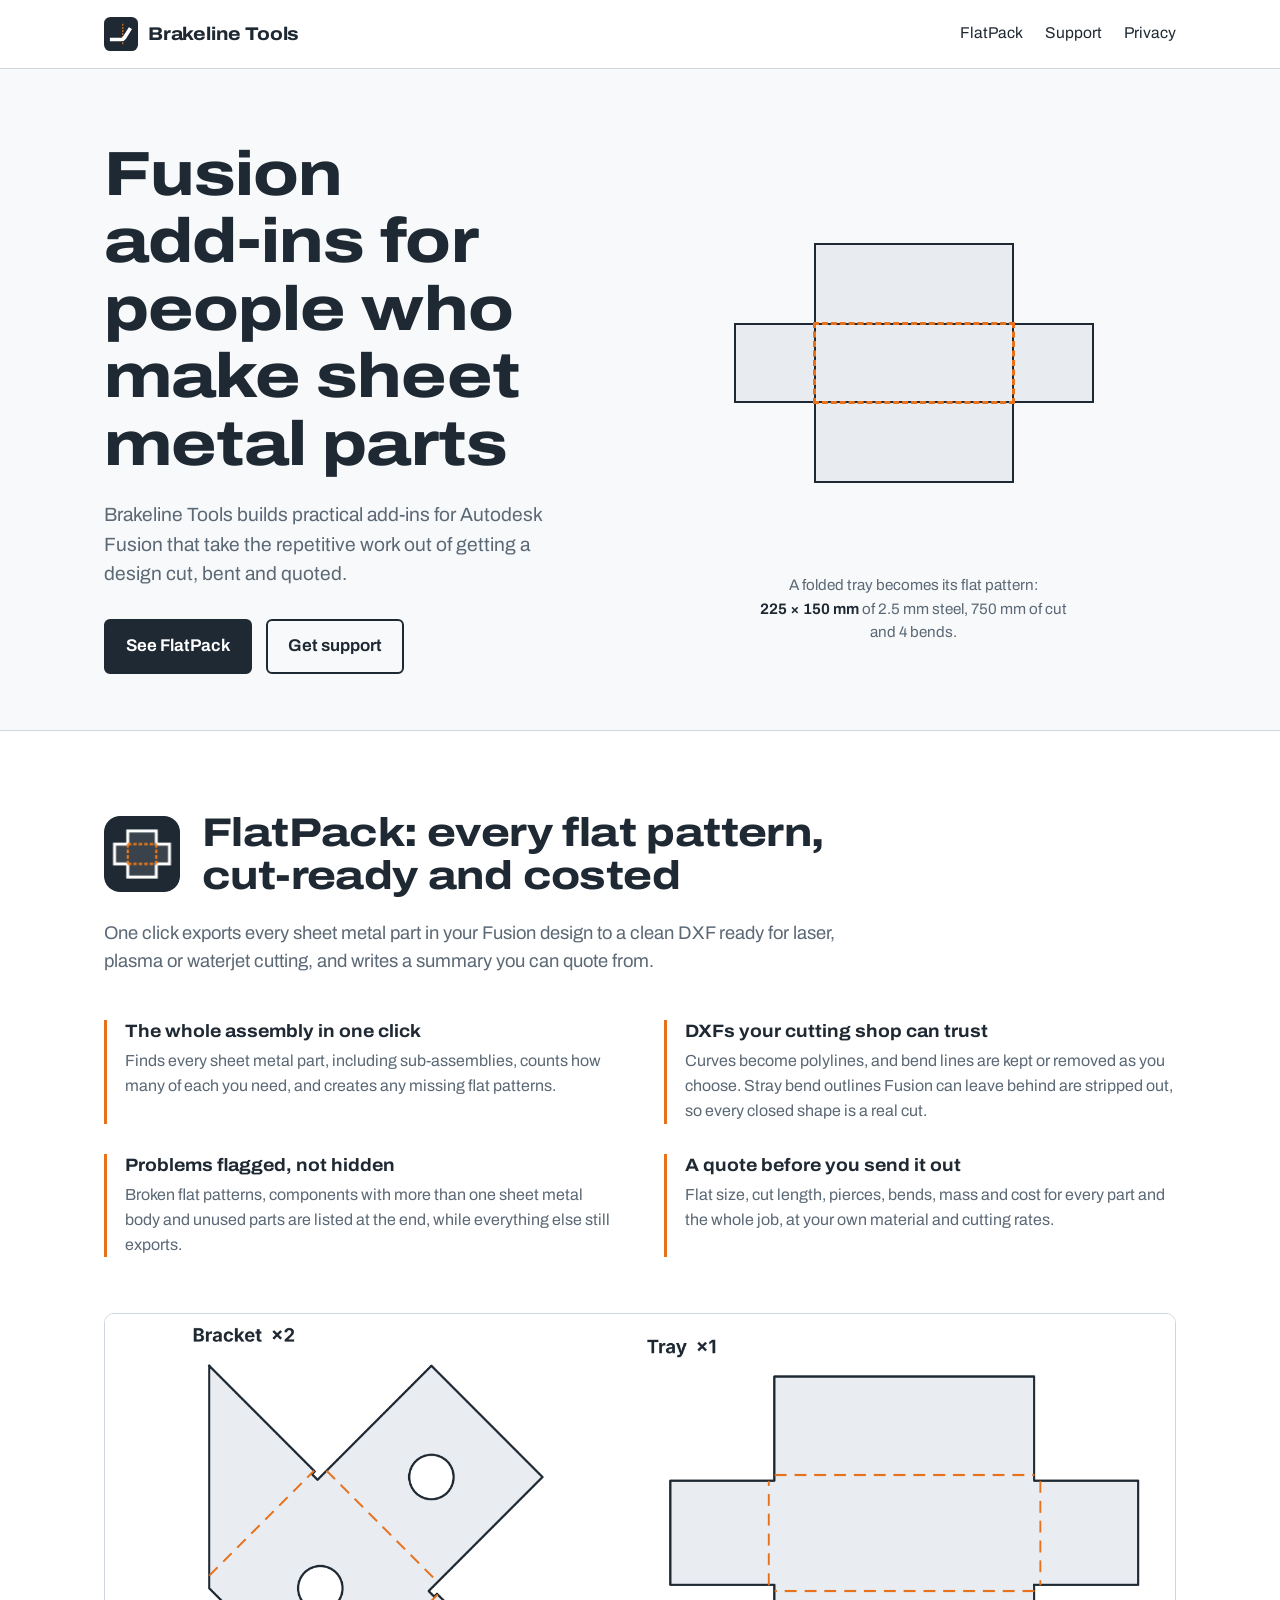
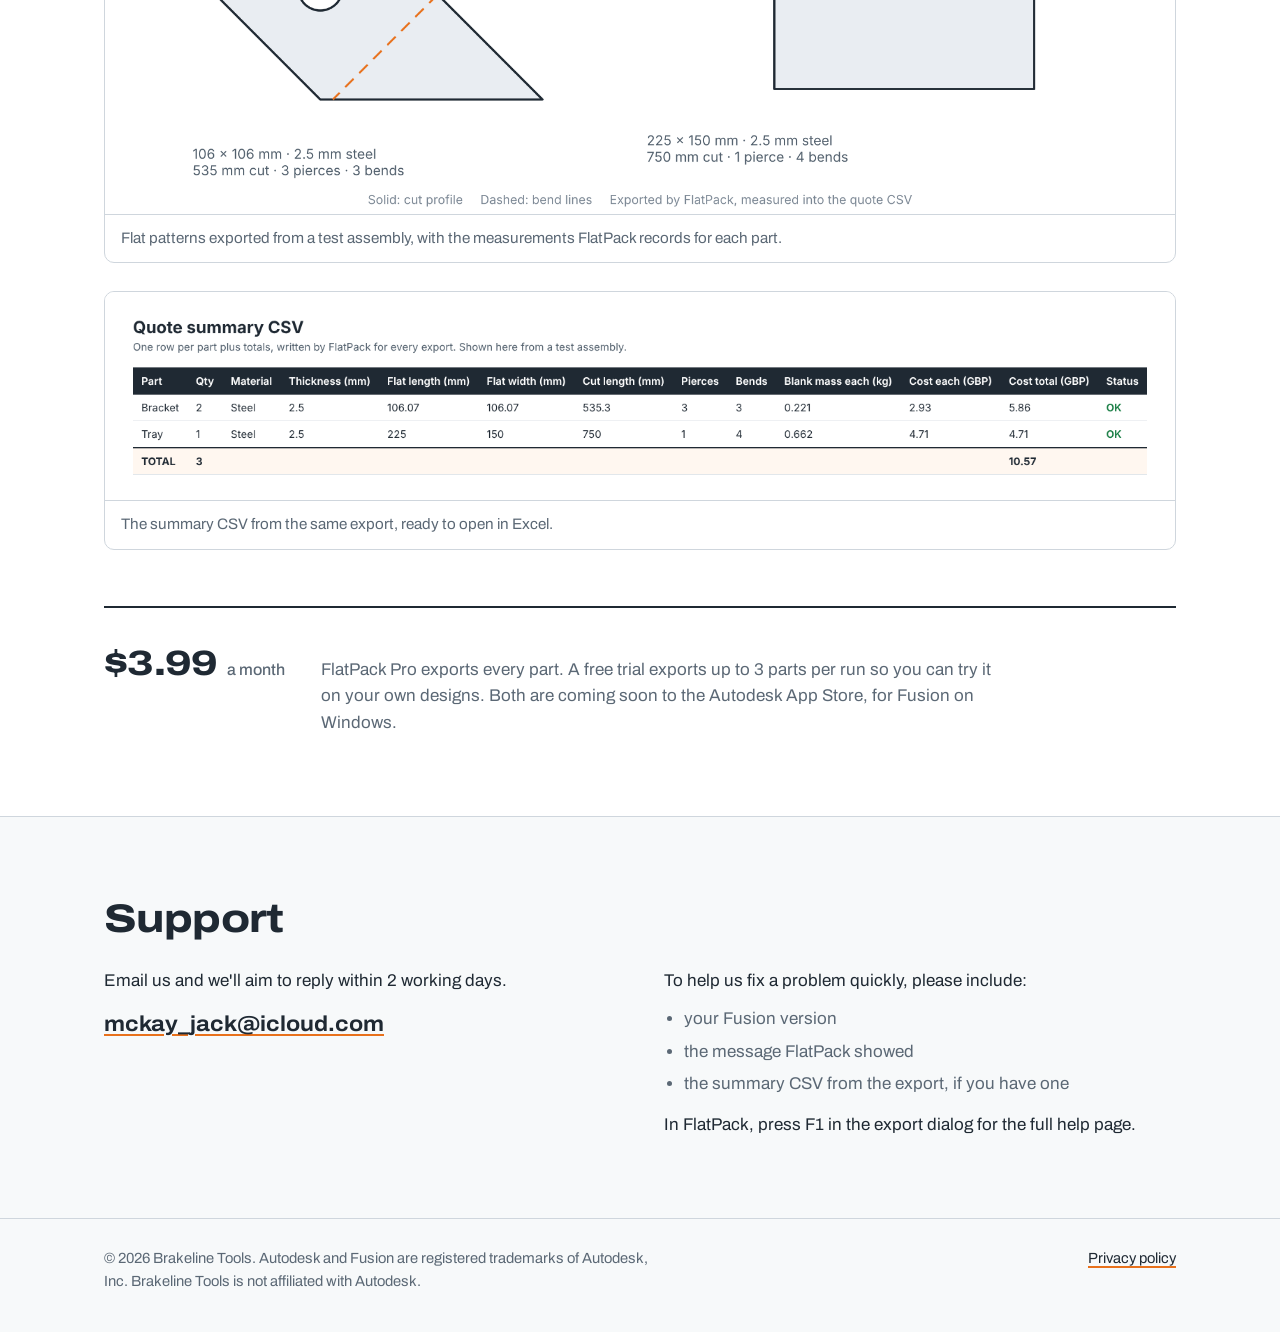
<file: index.html>
<!doctype html>
<html lang="en-GB">
<head>
<meta charset="utf-8">
<meta name="viewport" content="width=device-width, initial-scale=1">
<title>Brakeline Tools: Autodesk Fusion add-ins</title>
<meta name="description" content="Brakeline Tools makes practical add-ins for Autodesk Fusion. FlatPack exports every sheet metal flat pattern to clean, laser-ready DXFs with a quote-ready cost summary.">
<link rel="icon" href="assets/img/favicon.png" type="image/png">
<link rel="apple-touch-icon" href="assets/img/apple-touch-icon.png">
<link rel="preload" href="assets/fonts/archivo.woff2" as="font" type="font/woff2" crossorigin>
<link rel="stylesheet" href="assets/site.css">
</head>
<body>

<header class="site-head">
  <div class="wrap">
    <a class="brand" href="./"><img src="assets/img/mark.svg" alt="" width="34" height="34">Brakeline Tools</a>
    <nav class="site-nav" aria-label="Main">
      <a href="#flatpack">FlatPack</a>
      <a href="#support">Support</a>
      <a href="privacy.html">Privacy</a>
    </nav>
  </div>
</header>

<main>
  <section class="hero">
    <div class="wrap">
      <div>
        <h1>Fusion add&#8209;ins for people who make sheet metal parts</h1>
        <p class="lede">Brakeline Tools builds practical add-ins for Autodesk Fusion that take the repetitive work out of getting a design cut, bent and quoted.</p>
        <div class="actions">
          <a class="btn btn-primary" href="#flatpack">See FlatPack</a>
          <a class="btn btn-plain" href="#support">Get support</a>
        </div>
      </div>

      <figure class="fold">
        <div class="scene" aria-hidden="true">
          <div class="tray">
            <div class="base"></div>
            <div class="flap t"></div>
            <div class="flap b"></div>
            <div class="flap l"></div>
            <div class="flap r"></div>
            <div class="bendlines"></div>
          </div>
        </div>
        <figcaption>A folded tray becomes its flat pattern: <b class="nowrap">225 &times; 150 mm</b> of 2.5&nbsp;mm steel, 750&nbsp;mm of cut and 4&nbsp;bends.</figcaption>
      </figure>
    </div>
  </section>

  <section class="band band-white" id="flatpack">
    <div class="wrap">
      <div class="product-head">
        <img src="assets/img/flatpack-icon-320.png" alt="FlatPack icon" width="76" height="76">
        <h2>FlatPack: every flat pattern, cut-ready and costed</h2>
      </div>
      <p class="product-intro">One click exports every sheet metal part in your Fusion design to a clean DXF ready for laser, plasma or waterjet cutting, and writes a summary you can quote from.</p>

      <ul class="features">
        <li>
          <h3>The whole assembly in one click</h3>
          <p>Finds every sheet metal part, including sub-assemblies, counts how many of each you need, and creates any missing flat patterns.</p>
        </li>
        <li>
          <h3>DXFs your cutting shop can trust</h3>
          <p>Curves become polylines, and bend lines are kept or removed as you choose. Stray bend outlines Fusion can leave behind are stripped out, so every closed shape is a real cut.</p>
        </li>
        <li>
          <h3>Problems flagged, not hidden</h3>
          <p>Broken flat patterns, components with more than one sheet metal body and unused parts are listed at the end, while everything else still exports.</p>
        </li>
        <li>
          <h3>A quote before you send it out</h3>
          <p>Flat size, cut length, pierces, bends, mass and cost for every part and the whole job, at your own material and cutting rates.</p>
        </li>
      </ul>

      <div class="shots">
        <figure class="shot">
          <img src="assets/img/flat-patterns.png" alt="Two exported flat patterns, a bracket and a tray, with dashed bend lines and their measurements" width="1800" height="840" loading="lazy">
          <figcaption>Flat patterns exported from a test assembly, with the measurements FlatPack records for each part.</figcaption>
        </figure>
        <figure class="shot">
          <div class="scroll" tabindex="0" role="region" aria-label="Summary CSV, scrolls sideways on small screens"><img class="wide" src="assets/img/csv-summary.png" alt="Summary table listing each part with quantity, material, thickness, flat size, cut length, pierces, bends, mass and cost, with a total row" width="1532" height="298" loading="lazy"></div>
          <figcaption>The summary CSV from the same export, ready to open in Excel.</figcaption>
        </figure>
      </div>

      <div class="buy">
        <div class="price">$3.99 <small>a month</small></div>
        <p>FlatPack Pro exports every part. A free trial exports up to 3 parts per run so you can try it on your own designs. Both are coming soon to the Autodesk App Store, for Fusion on Windows.</p>
      </div>
    </div>
  </section>

  <section class="band" id="support">
    <div class="wrap">
      <h2>Support</h2>
      <div class="support-grid">
        <div>
          <p>Email us and we'll aim to reply within 2 working days.</p>
          <p class="email"><a href="mailto:mckay_jack@icloud.com">mckay_jack@icloud.com</a></p>
        </div>
        <div>
          <p>To help us fix a problem quickly, please include:</p>
          <ul class="checklist">
            <li>your Fusion version</li>
            <li>the message FlatPack showed</li>
            <li>the summary CSV from the export, if you have one</li>
          </ul>
          <p>In FlatPack, press F1 in the export dialog for the full help page.</p>
        </div>
      </div>
    </div>
  </section>
</main>

<footer class="site-foot">
  <div class="wrap">
    <p>&copy; 2026 Brakeline Tools. Autodesk and Fusion are registered trademarks of Autodesk, Inc. Brakeline Tools is not affiliated with Autodesk.</p>
    <p><a href="privacy.html">Privacy policy</a></p>
  </div>
</footer>

</body>
</html>
</file>
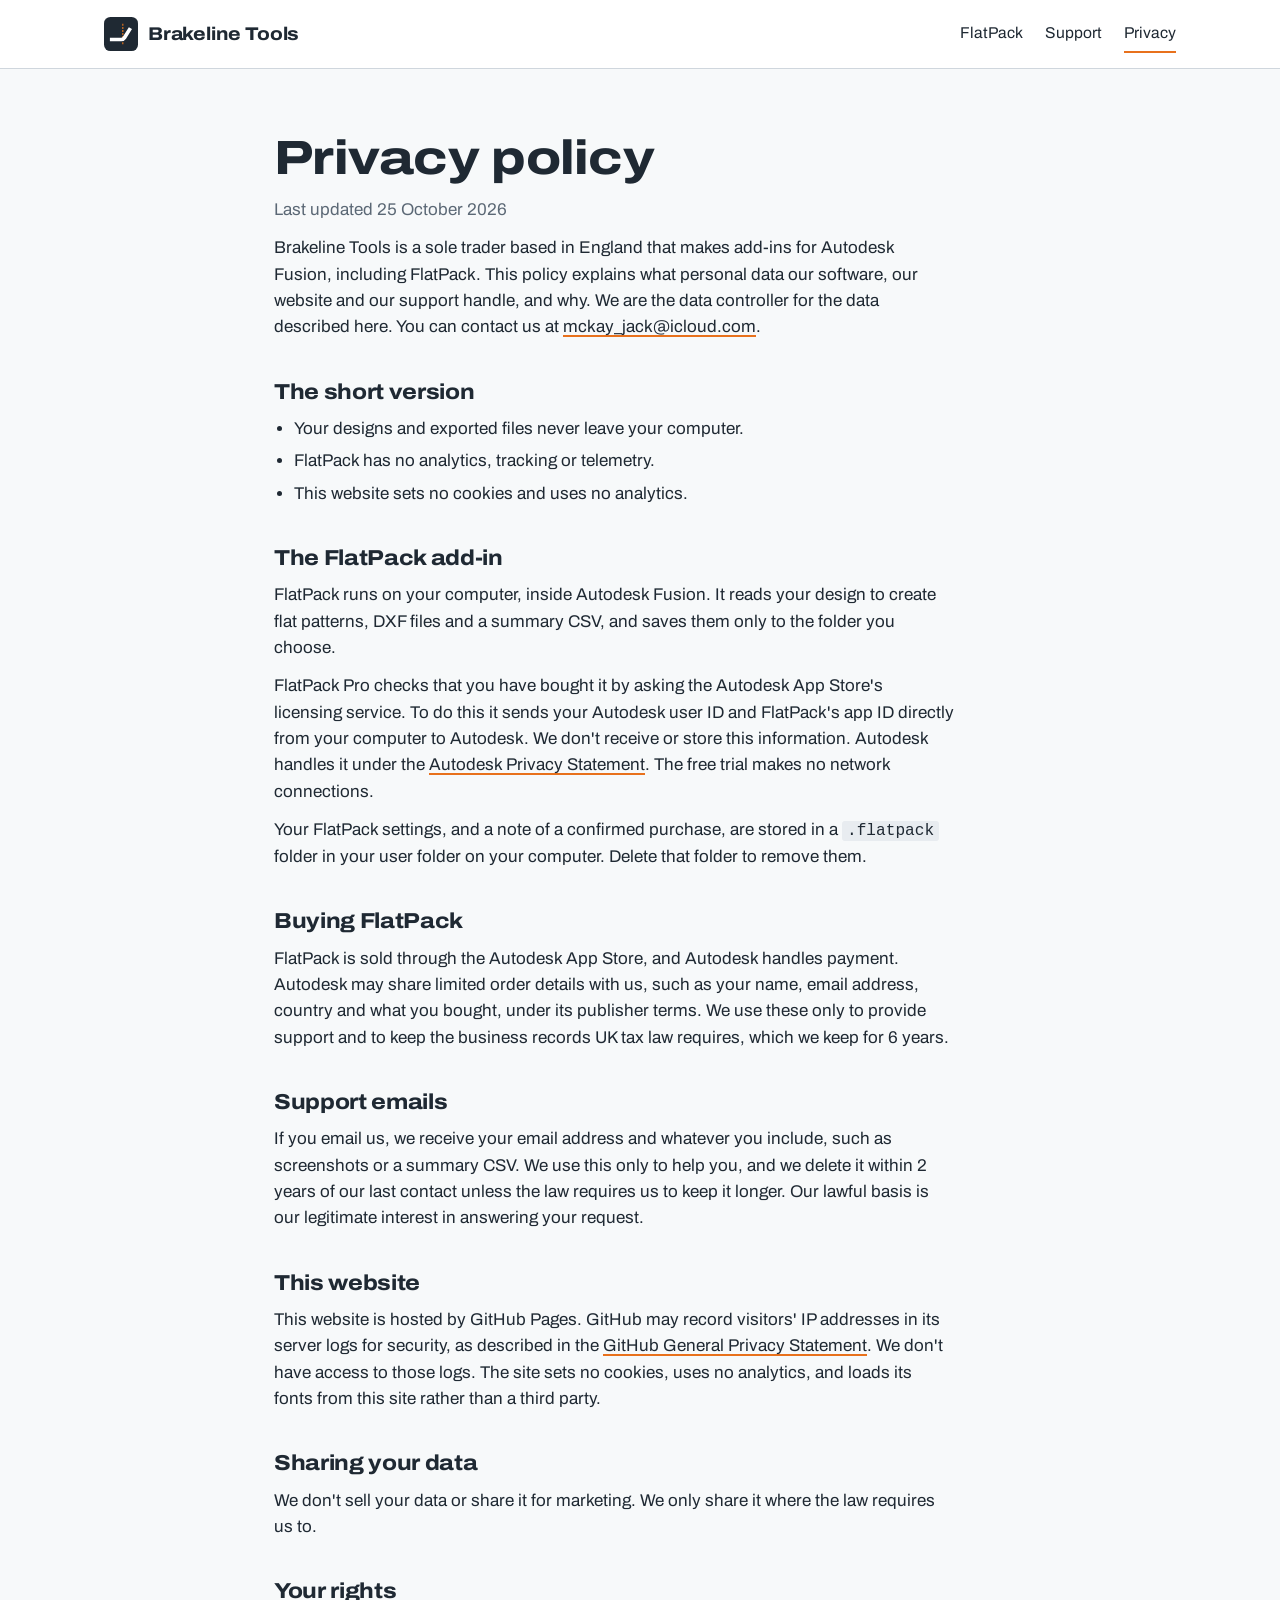
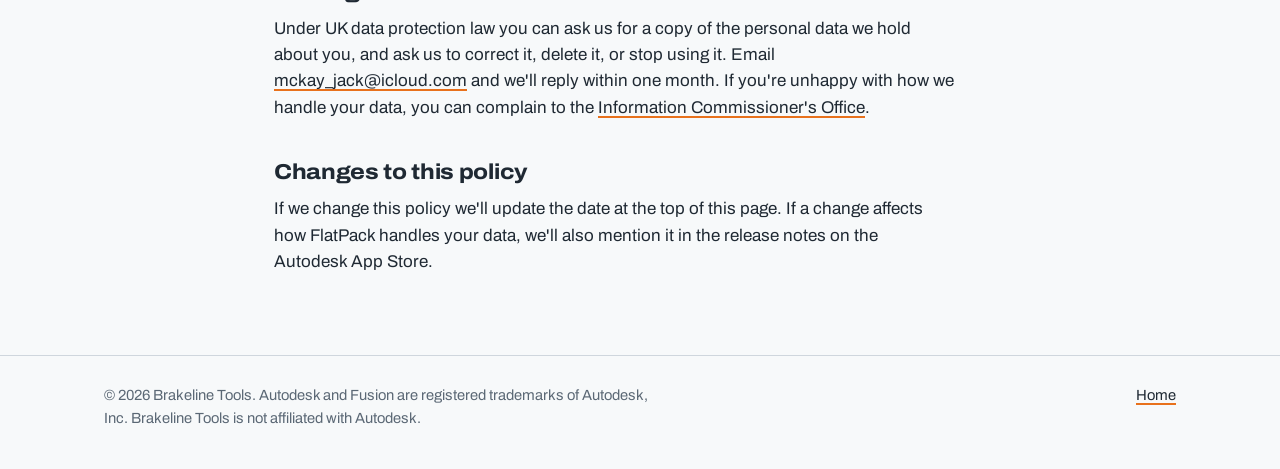
<file: privacy.html>
<!doctype html>
<html lang="en-GB">
<head>
<meta charset="utf-8">
<meta name="viewport" content="width=device-width, initial-scale=1">
<title>Privacy policy: Brakeline Tools</title>
<meta name="description" content="How Brakeline Tools and the FlatPack add-in for Autodesk Fusion handle personal data.">
<link rel="icon" href="assets/img/favicon.png" type="image/png">
<link rel="preload" href="assets/fonts/archivo.woff2" as="font" type="font/woff2" crossorigin>
<link rel="stylesheet" href="assets/site.css">
</head>
<body>

<header class="site-head">
  <div class="wrap">
    <a class="brand" href="./"><img src="assets/img/mark.svg" alt="" width="34" height="34">Brakeline Tools</a>
    <nav class="site-nav" aria-label="Main">
      <a href="./#flatpack">FlatPack</a>
      <a href="./#support">Support</a>
      <a href="privacy.html" aria-current="page">Privacy</a>
    </nav>
  </div>
</header>

<main class="doc">
  <div class="wrap">
    <h1>Privacy policy</h1>
    <p class="updated">Last updated 25 October 2026</p>

    <p>Brakeline Tools is a sole trader based in England that makes add-ins for Autodesk Fusion, including FlatPack. This policy explains what personal data our software, our website and our support handle, and why. We are the data controller for the data described here. You can contact us at <a href="mailto:mckay_jack@icloud.com">mckay_jack@icloud.com</a>.</p>

    <h2>The short version</h2>
    <ul>
      <li>Your designs and exported files never leave your computer.</li>
      <li>FlatPack has no analytics, tracking or telemetry.</li>
      <li>This website sets no cookies and uses no analytics.</li>
    </ul>

    <h2>The FlatPack add-in</h2>
    <p>FlatPack runs on your computer, inside Autodesk Fusion. It reads your design to create flat patterns, DXF files and a summary CSV, and saves them only to the folder you choose.</p>
    <p>FlatPack Pro checks that you have bought it by asking the Autodesk App Store's licensing service. To do this it sends your Autodesk user ID and FlatPack's app ID directly from your computer to Autodesk. We don't receive or store this information. Autodesk handles it under the <a href="https://www.autodesk.com/company/legal-notices-trademarks/privacy-statement">Autodesk Privacy Statement</a>. The free trial makes no network connections.</p>
    <p>Your FlatPack settings, and a note of a confirmed purchase, are stored in a <code>.flatpack</code> folder in your user folder on your computer. Delete that folder to remove them.</p>

    <h2>Buying FlatPack</h2>
    <p>FlatPack is sold through the Autodesk App Store, and Autodesk handles payment. Autodesk may share limited order details with us, such as your name, email address, country and what you bought, under its publisher terms. We use these only to provide support and to keep the business records UK tax law requires, which we keep for 6 years.</p>

    <h2>Support emails</h2>
    <p>If you email us, we receive your email address and whatever you include, such as screenshots or a summary CSV. We use this only to help you, and we delete it within 2 years of our last contact unless the law requires us to keep it longer. Our lawful basis is our legitimate interest in answering your request.</p>

    <h2>This website</h2>
    <p>This website is hosted by GitHub Pages. GitHub may record visitors' IP addresses in its server logs for security, as described in the <a href="https://docs.github.com/en/site-policy/privacy-policies/github-general-privacy-statement">GitHub General Privacy Statement</a>. We don't have access to those logs. The site sets no cookies, uses no analytics, and loads its fonts from this site rather than a third party.</p>

    <h2>Sharing your data</h2>
    <p>We don't sell your data or share it for marketing. We only share it where the law requires us to.</p>

    <h2>Your rights</h2>
    <p>Under UK data protection law you can ask us for a copy of the personal data we hold about you, and ask us to correct it, delete it, or stop using it. Email <a href="mailto:mckay_jack@icloud.com">mckay_jack@icloud.com</a> and we'll reply within one month. If you're unhappy with how we handle your data, you can complain to the <a href="https://ico.org.uk/make-a-complaint/">Information Commissioner's Office</a>.</p>

    <h2>Changes to this policy</h2>
    <p>If we change this policy we'll update the date at the top of this page. If a change affects how FlatPack handles your data, we'll also mention it in the release notes on the Autodesk App Store.</p>
  </div>
</main>

<footer class="site-foot">
  <div class="wrap">
    <p>&copy; 2026 Brakeline Tools. Autodesk and Fusion are registered trademarks of Autodesk, Inc. Brakeline Tools is not affiliated with Autodesk.</p>
    <p><a href="./">Home</a></p>
  </div>
</footer>

</body>
</html>
</file>
<file: assets/site.css>
@font-face {
  font-family: "Archivo";
  src: url("fonts/archivo.woff2") format("woff2-variations"), url("fonts/archivo.woff2") format("woff2");
  font-weight: 100 900;
  font-stretch: 62% 125%;
  font-display: swap;
}

:root {
  --ink: #1f2933;        /* slate: logo tile, text */
  --steel: #5b6875;      /* secondary text */
  --line: #cfd6dd;       /* hairlines, sheet edges */
  --sheet: #e8ecf0;      /* sheet metal fill */
  --paper: #f7f9fa;      /* page */
  --bend: #e8711c;       /* bend-line orange */
  --bend-ink: #b4520a;   /* orange dark enough for text on paper */
  --measure: 68ch;
}

* { box-sizing: border-box; }

html { -webkit-text-size-adjust: 100%; }

body {
  margin: 0;
  background: var(--paper);
  color: var(--ink);
  font-family: "Archivo", system-ui, sans-serif;
  font-size: 1.0625rem;
  line-height: 1.55;
  font-stretch: 100%;
}

img { max-width: 100%; height: auto; display: block; }

a { color: var(--ink); text-decoration-color: var(--bend); text-decoration-thickness: 2px; text-underline-offset: 3px; }
a:hover { color: var(--bend-ink); }
:focus-visible { outline: 3px solid var(--bend); outline-offset: 3px; border-radius: 2px; }

.wrap { max-width: 1120px; margin: 0 auto; padding: 0 24px; }

/* ---------- header ---------- */
.site-head { border-bottom: 1px solid var(--line); background: #fff; }
.site-head .wrap { display: flex; align-items: center; justify-content: space-between; gap: 16px; min-height: 68px; flex-wrap: wrap; }
.brand { display: flex; align-items: center; gap: 10px; text-decoration: none; font-weight: 750; font-stretch: 112%; font-size: 1.15rem; letter-spacing: -0.01em; }
.brand img { width: 34px; height: 34px; }
.site-nav { display: flex; gap: 22px; font-size: 0.98rem; }
.site-nav a { text-decoration: none; padding: 6px 0; border-bottom: 2px solid transparent; }
.site-nav a:hover, .site-nav a[aria-current="page"] { border-bottom-color: var(--bend); color: var(--ink); }

/* ---------- headings ---------- */
h1, h2, h3 { font-stretch: 118%; letter-spacing: -0.015em; line-height: 1.08; margin: 0; }
h1 { font-size: clamp(2.3rem, 5.2vw, 3.9rem); font-weight: 780; max-width: 16ch; }
h2 { font-size: clamp(1.7rem, 3.2vw, 2.5rem); font-weight: 760; max-width: 22ch; }
h3 { font-size: 1.12rem; font-weight: 700; font-stretch: 108%; letter-spacing: 0; line-height: 1.3; }
p { margin: 0; max-width: var(--measure); }

/* ---------- hero ---------- */
.hero { padding: 72px 0 56px; }
.hero .wrap { display: grid; grid-template-columns: minmax(0, 1fr) minmax(0, 1.05fr); gap: 48px; align-items: center; }
.hero p.lede { margin-top: 22px; font-size: 1.2rem; color: var(--steel); max-width: 44ch; }
.actions { display: flex; gap: 14px; margin-top: 30px; flex-wrap: wrap; }
.btn { display: inline-block; padding: 12px 20px; border-radius: 6px; font-weight: 650; text-decoration: none; border: 2px solid var(--ink); }
.btn-primary { background: var(--ink); color: #fff; }
.btn-primary:hover { background: #2f3d4a; color: #fff; }
.btn-plain { color: var(--ink); background: transparent; }
.btn-plain:hover { color: var(--ink); border-color: var(--bend); }

/* The folding tray: a sheet metal tray unfolds into its flat pattern once on load. */
.fold { display: grid; justify-items: center; gap: 18px; }
.scene { width: 100%; max-width: 460px; aspect-ratio: 460 / 400; display: grid; place-items: center; perspective: 1400px; }
.tray {
  --w: 200px; --h: 80px; --f: 80px;
  position: relative; width: var(--w); height: var(--h);
  transform-style: preserve-3d;
  transform: rotateX(0deg) rotateZ(0deg);
  animation: tray-view 2.6s cubic-bezier(.45,.05,.25,1) .35s both;
}
.tray .base, .tray .flap { position: absolute; background: var(--sheet); border: 2.5px solid var(--ink); }
.tray .base { inset: 0; }
.flap { transform-style: preserve-3d; }
.flap.t { left: 0; top: calc(var(--f) * -1); width: var(--w); height: var(--f); transform-origin: 50% 100%; --fold: rotateX(-90deg); }
.flap.b { left: 0; top: var(--h); width: var(--w); height: var(--f); transform-origin: 50% 0; --fold: rotateX(90deg); }
.flap.l { top: 0; left: calc(var(--f) * -1); width: var(--f); height: var(--h); transform-origin: 100% 50%; --fold: rotateY(90deg); }
.flap.r { top: 0; left: var(--w); width: var(--f); height: var(--h); transform-origin: 0 50%; --fold: rotateY(-90deg); }
.flap { animation: unfold 1.5s cubic-bezier(.6,0,.3,1) .9s both; }
.flap.t, .flap.b { border-left-width: 2.5px; border-right-width: 2.5px; }
.flap.t { border-bottom: 0; }
.flap.b { border-top: 0; }
.flap.l { border-right: 0; }
.flap.r { border-left: 0; }
.bendlines { position: absolute; inset: -1px; border: 3px dashed var(--bend); animation: appear .5s ease-out 2.7s both; pointer-events: none; }

@keyframes tray-view {
  0%   { transform: rotateX(58deg) rotateZ(-34deg) translateZ(-30px); }
  45%  { transform: rotateX(58deg) rotateZ(-34deg) translateZ(-30px); }
  100% { transform: rotateX(0deg) rotateZ(0deg); }
}
@keyframes unfold { from { transform: var(--fold); } to { transform: none; } }
@keyframes appear { from { opacity: 0; } to { opacity: 1; } }

.fold figcaption { font-size: 0.95rem; color: var(--steel); text-align: center; max-width: 36ch; animation: appear .5s ease-out 2.9s both; }
.fold figcaption b { color: var(--ink); font-weight: 650; }

@media (prefers-reduced-motion: reduce) {
  .tray, .flap, .bendlines, .fold figcaption { animation: none; }
}

/* ---------- product ---------- */
.band { padding: 80px 0; border-top: 1px solid var(--line); }
.band-white { background: #fff; }
.product-head { display: flex; gap: 22px; align-items: center; }
.product-head img { width: 76px; height: 76px; border-radius: 16px; }
.product-intro { margin-top: 22px; font-size: 1.15rem; color: var(--steel); }

.features { list-style: none; padding: 0; margin: 44px 0 0; display: grid; grid-template-columns: repeat(2, minmax(0, 1fr)); gap: 30px 48px; }
.features li { border-left: 3px solid var(--bend); padding-left: 18px; }
.features p { margin-top: 6px; color: var(--steel); font-size: 1rem; }

.shots { margin-top: 56px; display: grid; gap: 28px; }
.shot { margin: 0; border: 1px solid var(--line); border-radius: 10px; overflow: hidden; background: #fff; }
.shot figcaption { padding: 12px 16px; font-size: 0.95rem; color: var(--steel); border-top: 1px solid var(--line); }

.buy { margin-top: 56px; display: grid; grid-template-columns: auto minmax(0, 1fr); gap: 8px 36px; align-items: baseline; padding: 28px 0 0; border-top: 2px solid var(--ink); }
.price { font-stretch: 120%; font-weight: 780; font-size: 2.2rem; letter-spacing: -0.02em; white-space: nowrap; }
.price small { font-size: 1rem; font-weight: 500; color: var(--steel); font-stretch: 100%; letter-spacing: 0; }
.buy p { color: var(--steel); }

/* ---------- support ---------- */
.support-grid { display: grid; grid-template-columns: minmax(0, 1fr) minmax(0, 1fr); gap: 48px; margin-top: 28px; }
.support-grid p + p { margin-top: 14px; }
.email { font-size: 1.35rem; font-weight: 700; font-stretch: 108%; }
.checklist { margin: 12px 0 0; padding-left: 1.2em; color: var(--steel); }
.checklist li + li { margin-top: 6px; }
.checklist + p { margin-top: 14px; }

/* ---------- long-form pages ---------- */
.doc { padding: 64px 0 80px; }
.doc .wrap { max-width: 780px; }
.doc h1 { font-size: clamp(2rem, 4.4vw, 3rem); max-width: none; }
.doc .updated { margin-top: 12px; color: var(--steel); }
.doc h2 { font-size: 1.35rem; margin-top: 40px; max-width: none; font-stretch: 112%; }
.doc p, .doc ul { margin-top: 12px; }
.doc ul { padding-left: 1.2em; max-width: var(--measure); }
.doc li + li { margin-top: 6px; }

/* ---------- footer ---------- */
.site-foot { border-top: 1px solid var(--line); padding: 28px 0 40px; font-size: 0.92rem; color: var(--steel); }
.site-foot .wrap { display: flex; justify-content: space-between; gap: 12px 32px; flex-wrap: wrap; }
.site-foot p { max-width: 70ch; }

/* ---------- small screens ---------- */
@media (max-width: 860px) {
  .hero { padding: 44px 0 36px; }
  .hero .wrap, .support-grid { grid-template-columns: minmax(0, 1fr); }
  .features { grid-template-columns: minmax(0, 1fr); }
  .tray { --w: 160px; --h: 64px; --f: 64px; }
  .scene { max-width: 360px; }
  .band { padding: 56px 0; }
  .buy { grid-template-columns: minmax(0, 1fr); }
}
@media (max-width: 420px) {
  .wrap { padding: 0 16px; }
  .tray { --w: 136px; --h: 54px; --f: 54px; }
  .site-nav { gap: 16px; }
}
.doc code { background: var(--sheet); padding: 1px 5px; border-radius: 3px; font-size: 0.95em; }
.nowrap { white-space: nowrap; }
.shot .scroll { overflow-x: auto; }
@media (max-width: 860px) { .shot img.wide { min-width: 760px; } }
</file>
